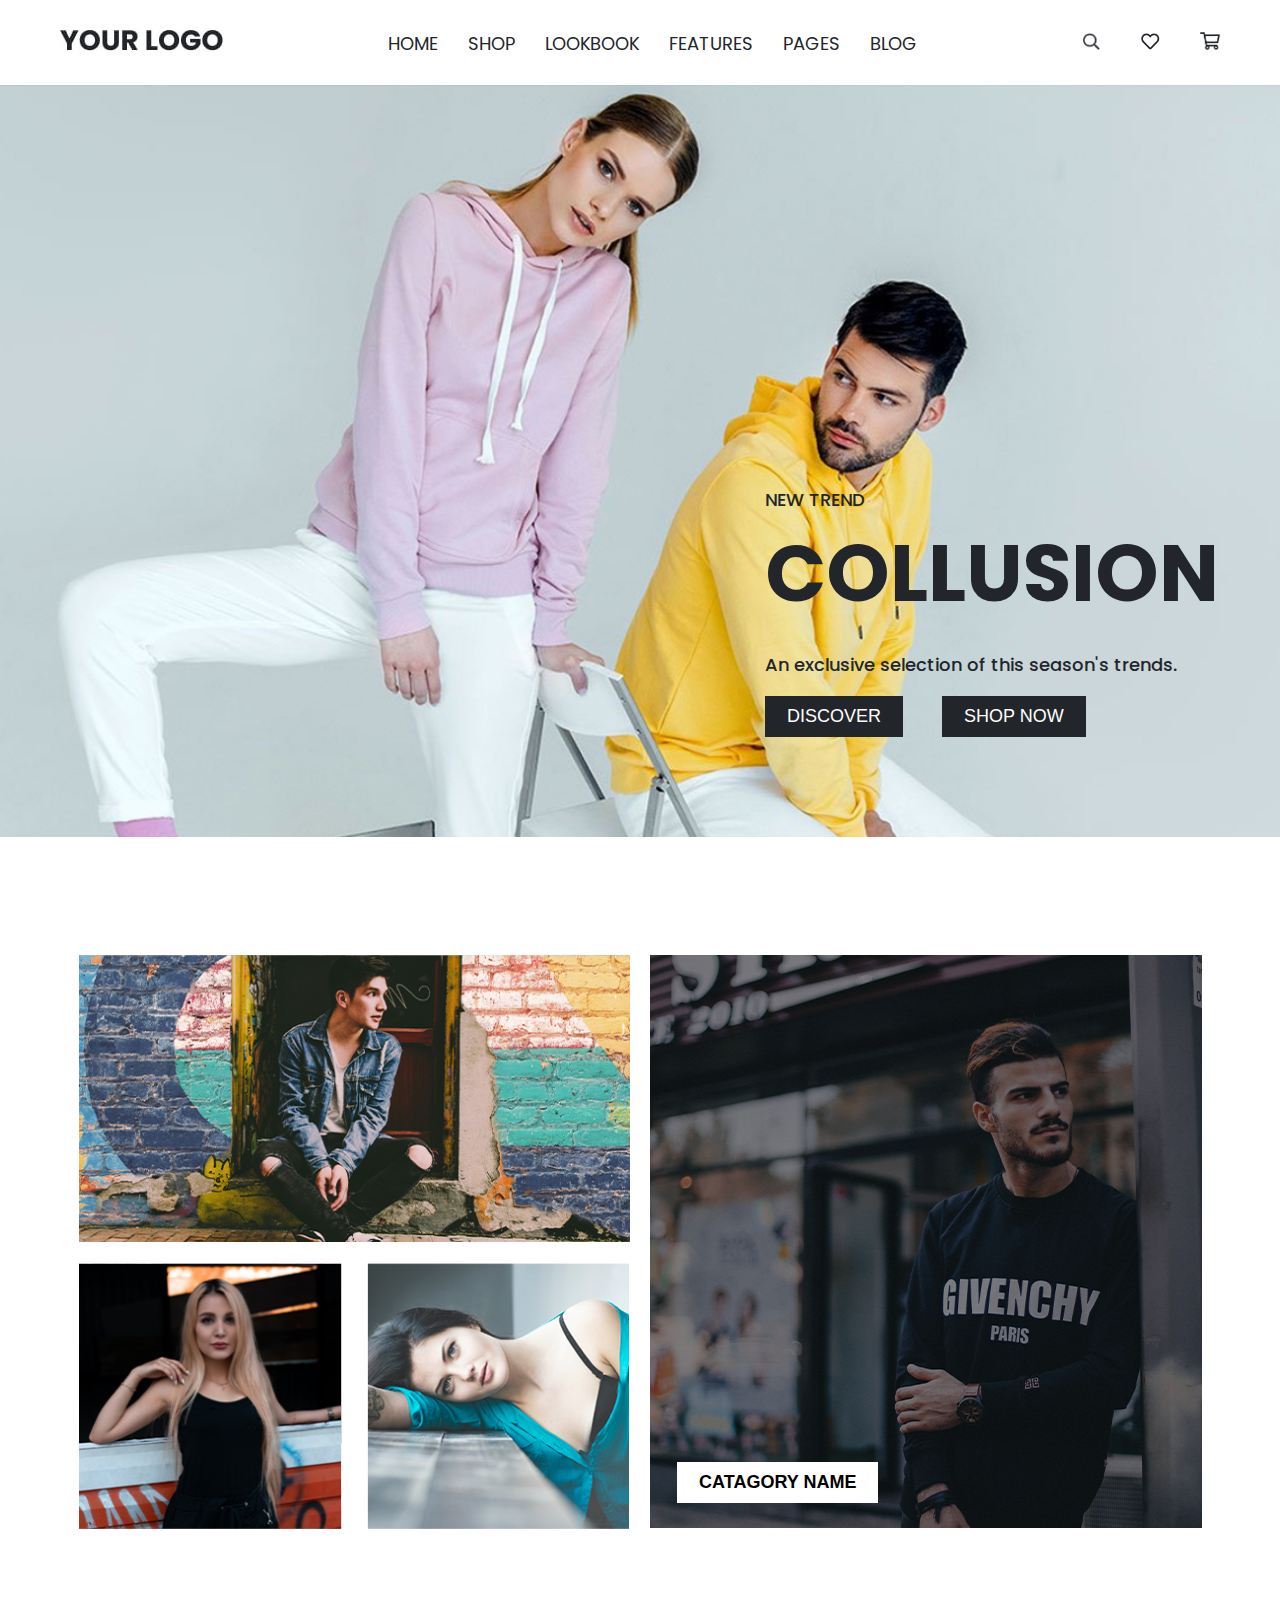
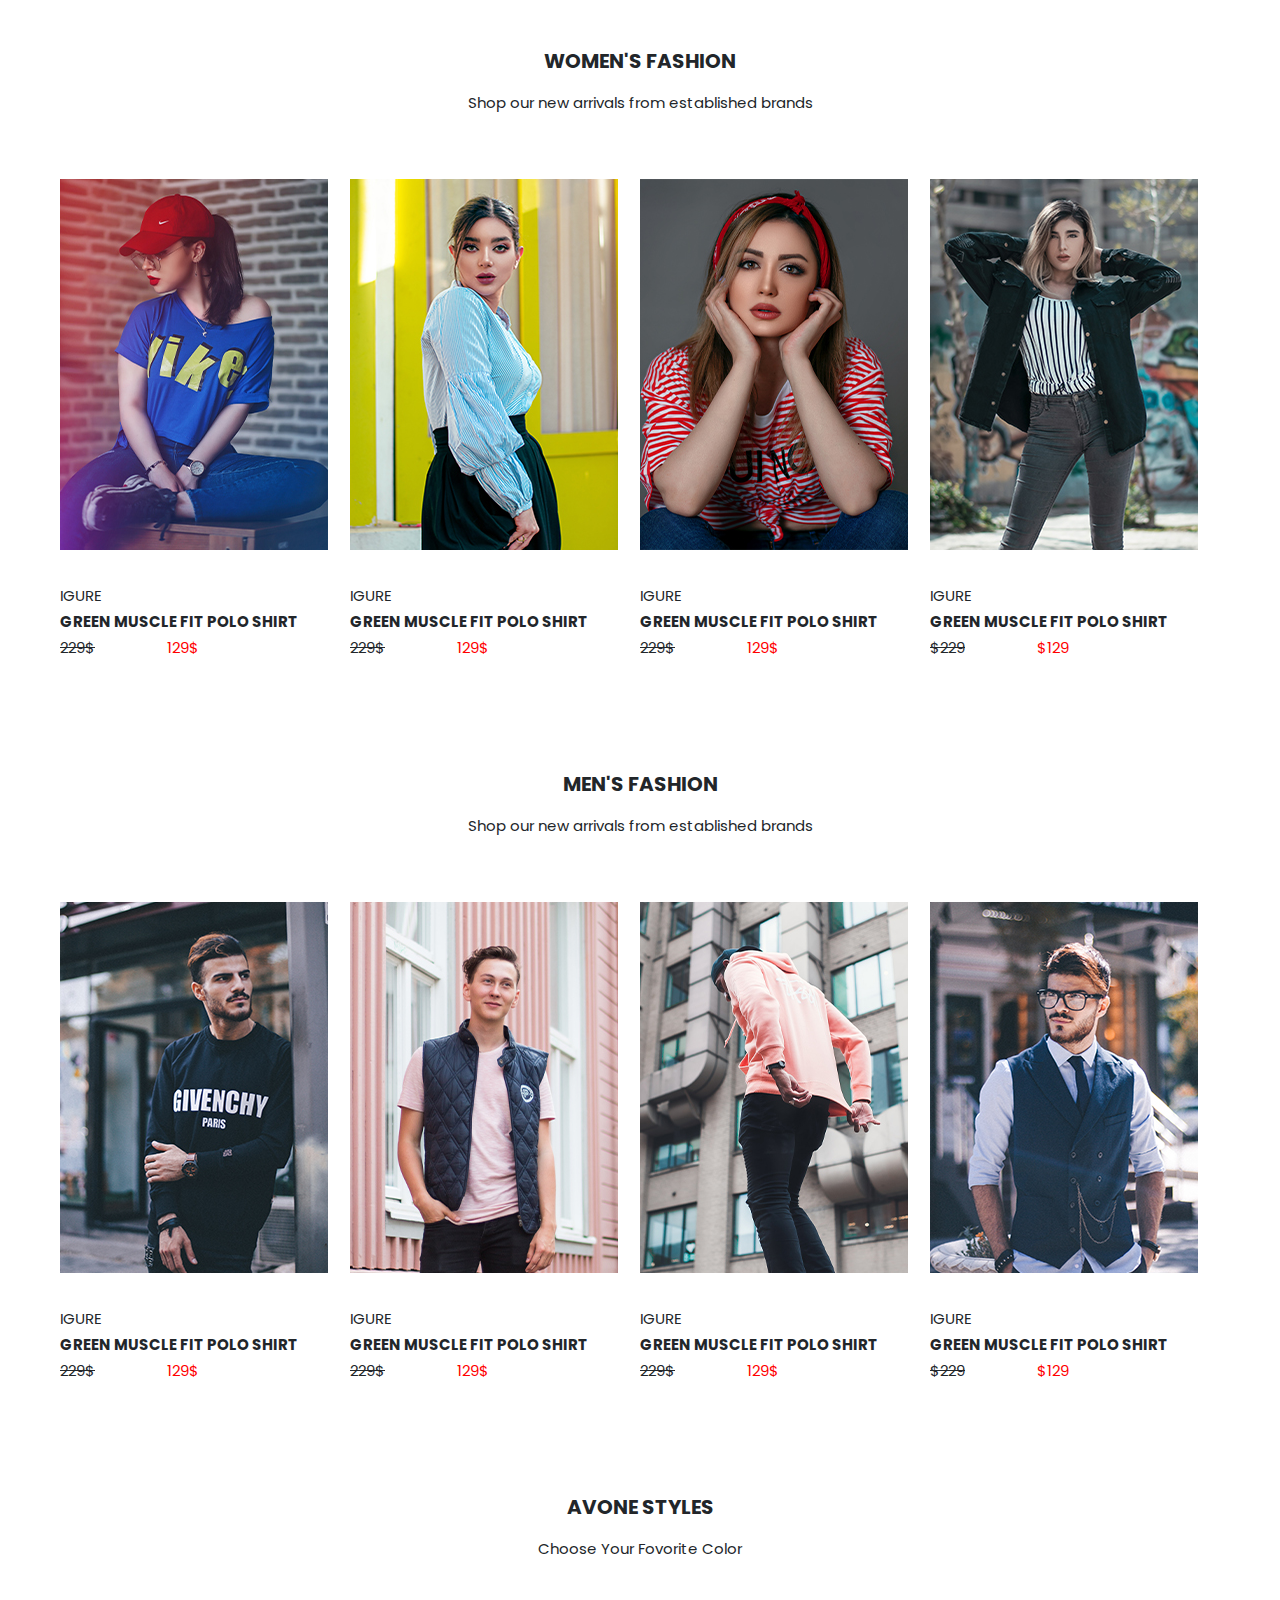
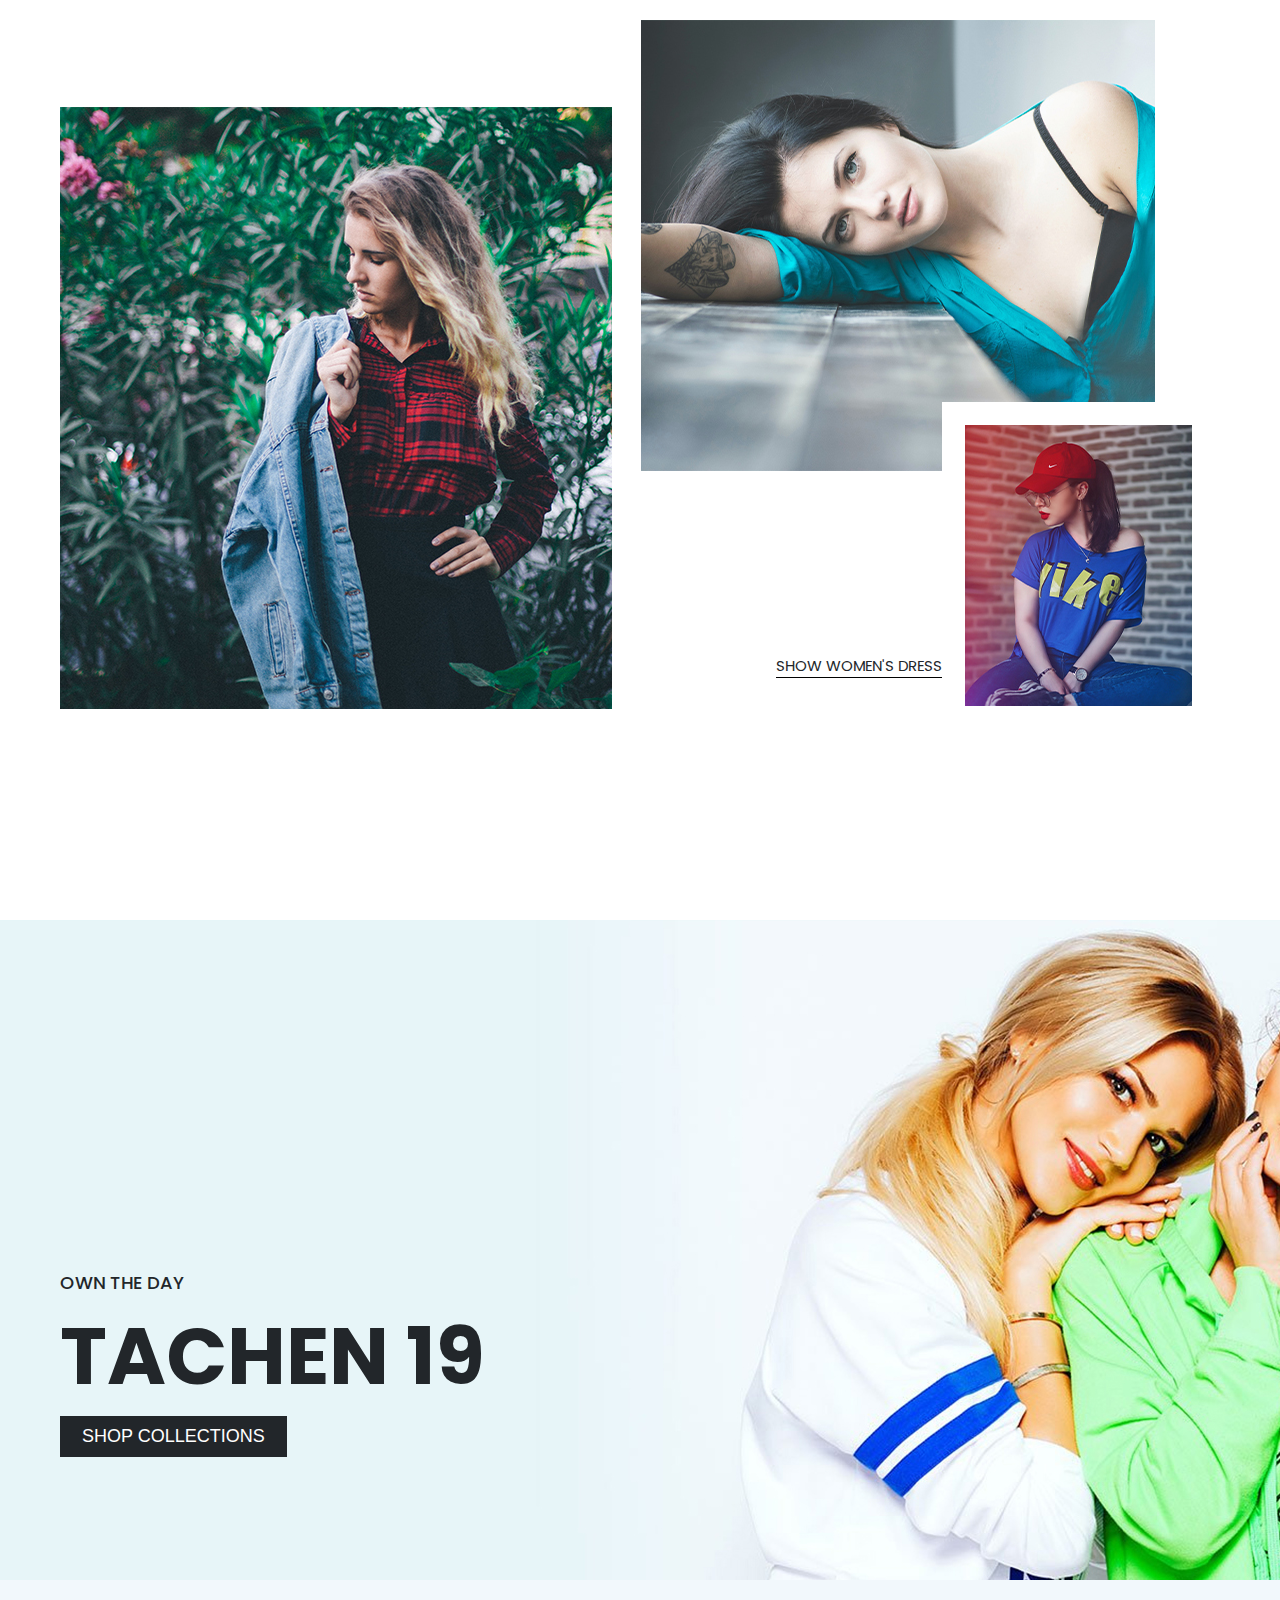
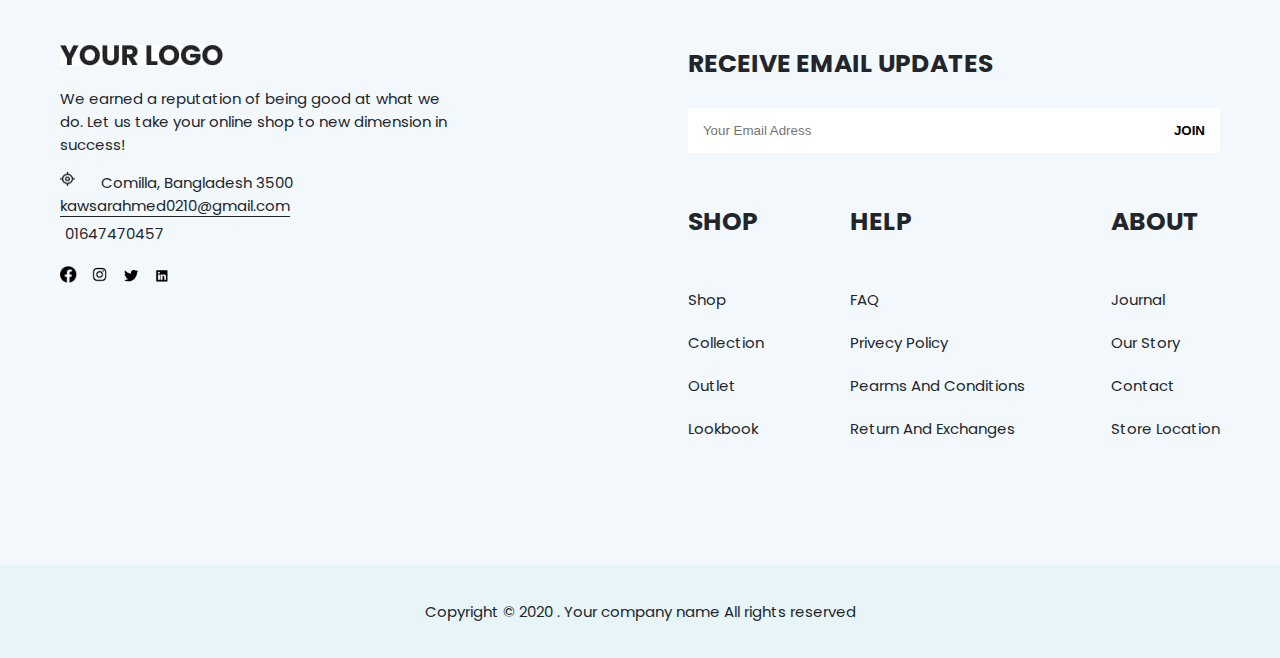
<file: home_work_9/index.html>
<!DOCTYPE html>
<html lang="en">

<head>
    <meta charset="UTF-8">
    <meta name="viewport" content="width=device-width, initial-scale=1.0">
    <link rel="stylesheet" href="style.css">
    <link rel="preconnect" href="https://fonts.googleapis.com">
    <link rel="preconnect" href="https://fonts.gstatic.com" crossorigin>
    <link
        href="https://fonts.googleapis.com/css2?family=Poppins:ital,wght@0,100;0,200;0,300;0,400;0,500;0,600;0,700;0,800;0,900;1,100;1,200;1,300;1,400;1,500;1,600;1,700;1,800;1,900&display=swap"
        rel="stylesheet">
    <title>Design</title>
</head>

<body>
    <header>
        <div class="container header-menu">
            <nav>
                <a href="#" class="logo"><img src="images/logo.jpg" alt="logo" height="21"></a>
                <div class="nav-menu">
                    <a href="#">home</a>
                    <a href="#">shop</a>
                    <a href="#">lookbook</a>
                    <a href="#">features</a>
                    <a href="#">pages</a>
                    <a href="#">blog</a>
                </div>
                <!-- menu -->
                <div class="user-panel">
                    <a href="#"><img src="images/search.png" alt="search" height="18"></a>
                    <a href="#"><img src="images/favorite.png" alt="favorite" height="18"></a>
                    <a href="#"><img src="images/basket.png" alt="cart" height="18"></a>
                </div>
            </nav>
        </div>
        <div class="container main-top">
            <div class="welcome">
                <span>new trend</span>
                <h1>collusion</h1>
                <p>An exclusive selection of this season's trends.</p>
                <div class="header-content-buttons">
                    <button>discover</button>
                    <button>shop now</button>
                </div>
            </div>
        </div>
    </header>

    <main>
        <section class="adv container">
            <div class="wrapper">
                <div>
                    <img src="images/2.svg" alt="banner">
                    <div>
                        <img src="images/3.svg" alt="banner">
                        <img src="images/4.png" alt="banner">
                    </div>
                </div>
                <div class="catagory-link">
                    <img src="images/Mask Group (2).png" alt="clothes">
                    <button>catagory name</button>
                </div>
            </div>
        </section>

        <section class="clothes-section container">
            <div>
                <div class="description">
                    <h3>women's fashion</h3>
                    <p>Shop our new arrivals from established brands</p>
                </div>
                <div class="items">
                    <div class="item">
                        <div>
                            <img src="images/8.png" alt="woman's cloth">
                        </div>
                        <div>
                            <span>igure</span>
                            <p>green muscle fit polo shirt</p>
                            <div class="price">
                                <div>229$</div>
                                <div>129$</div>
                            </div>
                        </div>
                    </div>
                    <div class="item">
                        <div>
                            <img src="images/9.png" alt="woman's cloth">
                        </div>
                        <div>
                            <span>igure</span>
                            <p>green muscle fit polo shirt</p>
                            <div class="price">
                                <div>229$</div>
                                <div>129$</div>
                            </div>
                        </div>
                    </div>
                    <div class="item">
                        <div>
                            <img src="images/6.png" alt="woman's cloth">
                        </div>
                        <div>
                            <span>igure</span>
                            <p>green muscle fit polo shirt</p>
                            <div class="price">
                                <div>229$</div>
                                <div>129$</div>
                            </div>
                        </div>
                    </div>
                    <div class="item">
                        <div>
                            <img src="images/7.png" alt="woman's cloth">
                        </div>
                        <div>
                            <span>igure</span>
                            <p>green muscle fit polo shirt</p>
                            <div class="price">
                                <div>$229</div>
                                <div>$129</div>
                            </div>
                        </div>
                    </div>
                </div>
            </div>
        </section>

        <section class="clothes-section container">
            <div>
                <div class="description">
                    <h3>men's fashion</h3>
                    <p>Shop our new arrivals from established brands</p>
                </div>
                <div class="items">
                    <div class="item">
                        <div>
                            <img src="images/10.png" alt="woman's cloth">
                        </div>
                        <div>
                            <span>igure</span>
                            <p>green muscle fit polo shirt</p>
                            <div class="price">
                                <div>229$</div>
                                <div>129$</div>
                            </div>
                        </div>
                    </div>
                    <div class="item">
                        <div>
                            <img src="images/11.png" alt="woman's cloth">
                        </div>
                        <div>
                            <span>igure</span>
                            <p>green muscle fit polo shirt</p>
                            <div class="price">
                                <div>229$</div>
                                <div>129$</div>
                            </div>
                        </div>
                    </div>
                    <div class="item">
                        <div>
                            <img src="images/12.png" alt="woman's cloth">
                        </div>
                        <div>
                            <span>igure</span>
                            <p>green muscle fit polo shirt</p>
                            <div class="price">
                                <div>229$</div>
                                <div>129$</div>
                            </div>
                        </div>
                    </div>
                    <div class="item">
                        <div>
                            <img src="images/13.png" alt="woman's cloth">
                        </div>
                        <div>
                            <span>igure</span>
                            <p>green muscle fit polo shirt</p>
                            <div class="price">
                                <div>$229</div>
                                <div>$129</div>
                            </div>
                        </div>
                    </div>
                </div>
            </div>
        </section>

        <section class="clothes-section container">
            <div>
                <div class="description">
                    <h3>avone styles</h3>
                    <p class="capitalaze">Choose your fovorite color</p>
                </div>
                <div class="block">
                    <div>
                        <div id="first"><img src="images/14.png" alt="clothes"></div>
                    </div>
                    <div>
                        <div><img src="images/15.png" alt="clothes"></div>
                        <div class="border-img">
                            <div><a href="#">show women's dress</a></div>
                            <div id="third"><img src="images/16.png" alt="clothes"></div>

                        </div>
                    </div>
                </div>
            </div>

        </section>
        <section>
            <div class="adv-content">
                <div class="container">
                    <span>own the day</span>
                    <h3>tachen 19</h3>
                    <div class="adv-content-buttons">
                        <button>shop collections</button>
                    </div>
                </div>
            </div>
        </section>

        <section class="about">
            <div class="info container">
                <div class="first-part">
                    <img src="images/logo.jpg" alt="logo">
                    <p>We earned a reputation of being good at what we do.
                        Let us take your online shop to new dimension in
                        success!</p>
                    <div class="address">
                        <img src="images/location.png" alt="location img" width="15" height="15">
                        <div>Comilla, Bangladesh 3500</div>
                    </div>
                    <div class="email">
                        <a href="#">kawsarahmed0210@gmail.com</a>
                    </div>
                    <div class="phone-number">
                        <a href="#">01647470457</a>
                    </div>
                    <div class="social-media">
                        <a href="#"><img src="images/facebook_icon.png" alt=""></a>
                        <a href="#"><img src="images/insta_icon.png" alt=""></a>
                        <a href="#"><img src="images/tweeter_icon.png" alt=""></a>
                        <a href="#"><img src="images/link_icon.png" alt=""></a>
                    </div>
                </div>
                <div class="second-part">
                    <h3>receive email updates</h3>
                    <form>
                        <input type="email" name="email" required id="email" placeholder="Your Email Adress"
                            pattern=".+@example\.com" size="30">
                        <input type="submit" value="JOIN">
                    </form>
                    <div class="info-list-items">
                        <div class="info-list-item">
                            <h3>shop</h3>
                            <ul>
                                <li><a href="#">shop</a></li>
                                <li><a href="#">collection</a></li>
                                <li><a href="#">outlet</a></li>
                                <li><a href="#">lookbook</a></li>
                            </ul>
                        </div>
                        <div class="info-list-item">
                            <h3>help</h3>
                            <ul>
                                <li><a href="#">FAQ</a></li>
                                <li><a href="#">privecy policy</a></li>
                                <li><a href="#">pearms and conditions</a></li>
                                <li><a href="#">return and exchanges</a></li>
                            </ul>
                        </div>
                        <div class="info-list-item">
                            <h3>about</h3>
                            <ul>
                                <li><a href="#">journal</a></li>
                                <li><a href="#">our story</a></li>
                                <li><a href="#">contact</a></li>
                                <li><a href="#">store location</a></li>
                            </ul>
                        </div>
                    </div>
                </div>
            </div>
        </section>
    </main>
    <footer>
        <div class="rights">
            <div>Copyright © 2020 . Your company name All rights reserved</div>
        </div>
    </footer>
</body>

</html>
</file>
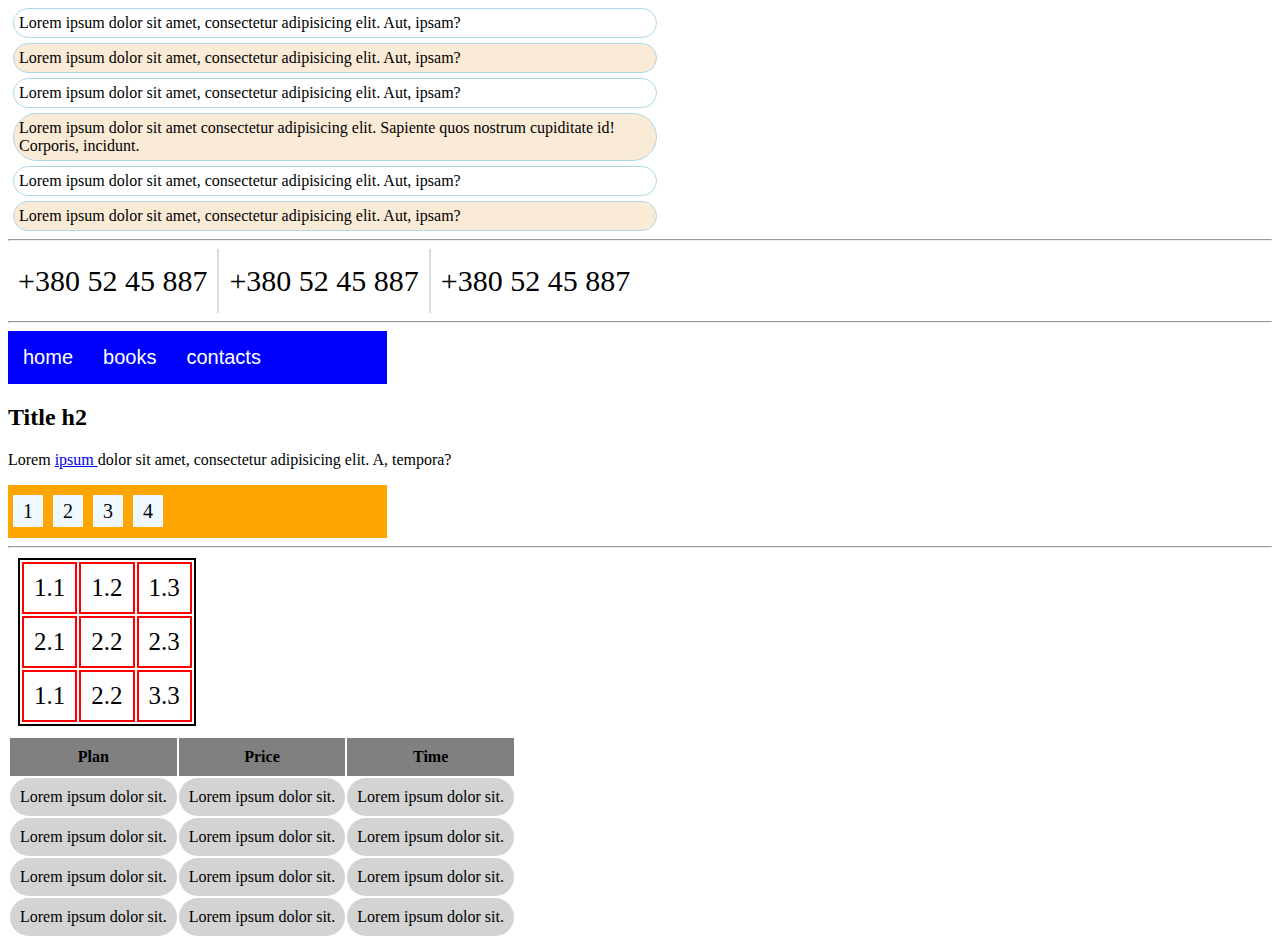
<file: home_work_5_selectors/selectors.html>
<!DOCTYPE html>
<html lang="en">

<head>
    <meta charset="UTF-8">
    <meta name="viewport" content="width=device-width, initial-scale=1.0">
    <link rel="stylesheet" href="selectors.css">
    <title>Home work selectors</title>
</head>

<body>
    <div class="task_1">
        <div>
            Lorem ipsum dolor sit amet, consectetur adipisicing elit. Aut, ipsam?
        </div>
        <div>
            Lorem ipsum dolor sit amet, consectetur adipisicing elit. Aut, ipsam?
        </div>
        <div>
            Lorem ipsum dolor sit amet, consectetur adipisicing elit. Aut, ipsam?
        </div>
        <div>
            Lorem ipsum dolor sit amet consectetur adipisicing elit. Sapiente quos nostrum cupiditate id! Corporis,
            incidunt.
        </div>
        <div>
            Lorem ipsum dolor sit amet, consectetur adipisicing elit. Aut, ipsam?
        </div>
        <div>
            Lorem ipsum dolor sit amet, consectetur adipisicing elit. Aut, ipsam?
        </div>
    </div>
    <hr>
    <div class="task_2">
        <div>
            <a href="#">+380 52 45 887</a>
        </div>
        <div>
            <a href="#">+380 52 45 887</a>
        </div>
        <div>
            <a href="#">+380 52 45 887</a>
        </div>
    </div>
    <hr>
    <div class="task_3">
        <div class="header">
            <div><a href="#">home</a></div>
            <div><a href="#">books</a></div>
            <div><a href="#">contacts</a></div>
        </div>
        <div class="content">
            <h2>Title h2</h2>
            <p>Lorem <a href="#">ipsum </a>dolor sit amet, consectetur adipisicing elit. A, tempora?</p>
        </div>
        <div class="footer">
            <div><a href="#">1</a></div>
            <div><a href="#">2</a></div>
            <div><a href="#">3</a></div>
            <div><a href="#">4</a></div>
        </div>
    </div>
    <hr>
    <div class="table">
        <table>
            <tr>
                <td>1.1</td>
                <td>1.2</td>
                <td>1.3</td>
            </tr>
            <tr>
                <td>2.1</td>
                <td>2.2</td>
                <td>2.3</td>
            </tr>
            <tr>
                <td>1.1</td>
                <td>2.2</td>
                <td>3.3</td>
            </tr>
        </table>
    </div>
    <div class="table_2">
        <table>
            <thead>
                <tr>
                    <th>Plan</th>
                    <th>Price</th>
                    <th>Time</th>
                </tr>
            </thead>
            <tbody id="table">
                <tr>
                    <td>Lorem ipsum dolor sit.</td>
                    <td>Lorem ipsum dolor sit.</td>
                    <td>Lorem ipsum dolor sit.</td>
                </tr>
                <tr>
                    <td>Lorem ipsum dolor sit.</td>
                    <td>Lorem ipsum dolor sit.</td>
                    <td>Lorem ipsum dolor sit.</td>
                </tr>
                <tr>
                    <td>Lorem ipsum dolor sit.</td>
                    <td>Lorem ipsum dolor sit.</td>
                    <td>Lorem ipsum dolor sit.</td>
                </tr>
                <tr>
                    <td>Lorem ipsum dolor sit.</td>
                    <td>Lorem ipsum dolor sit.</td>
                    <td>Lorem ipsum dolor sit.</td>
                </tr>
            </tbody>
        </table>
    </div>
</body>

</html>
</file>
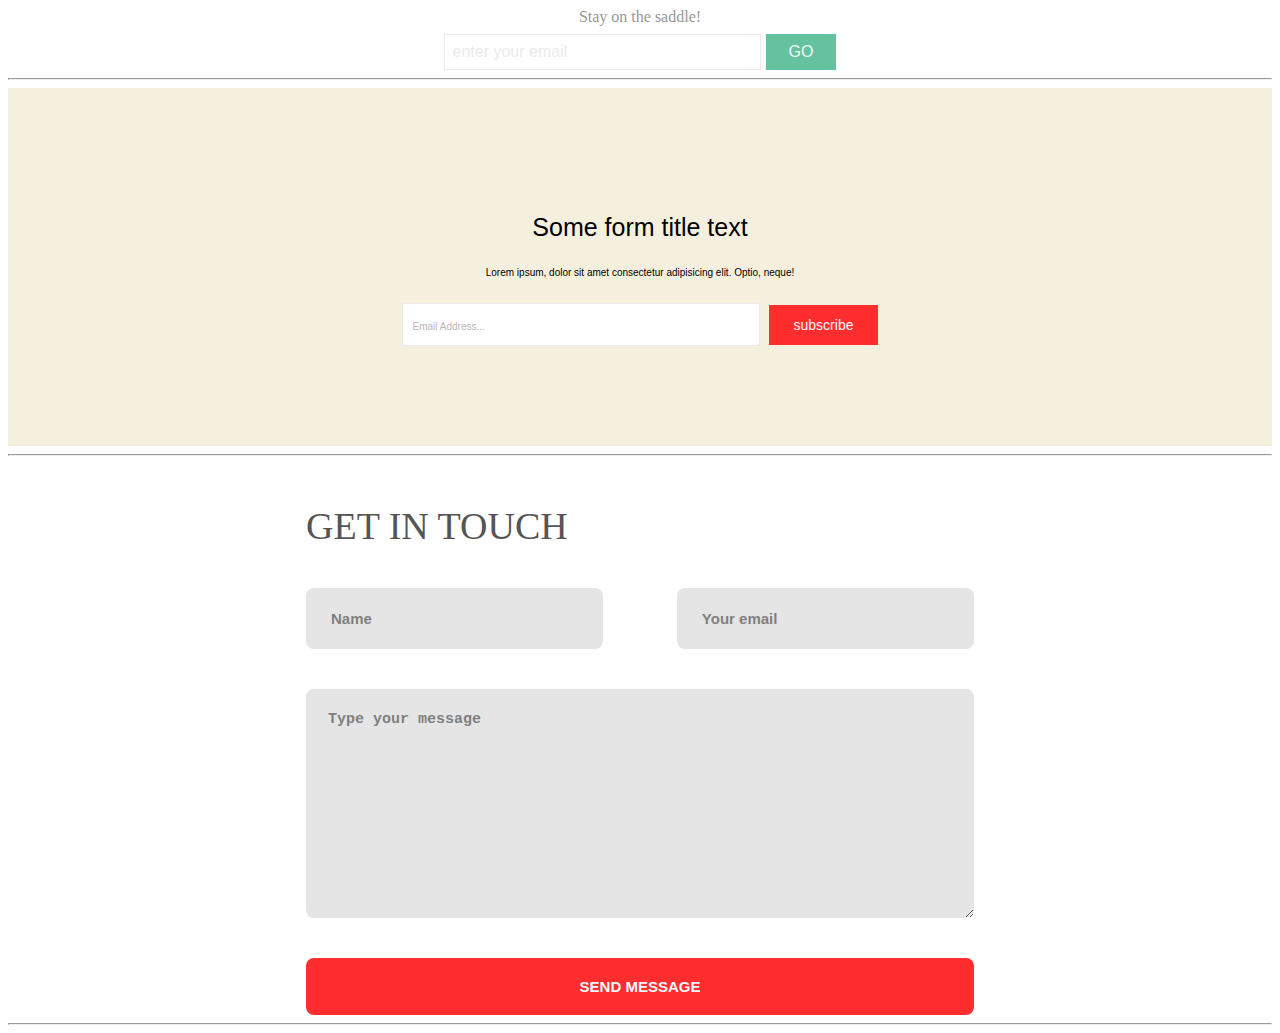
<file: home_work_7_forms/forms.html>
<!DOCTYPE html>
<html lang="en">

<head>
    <meta charset="UTF-8">
    <meta name="viewport" content="width=device-width, initial-scale=1.0">
    <link rel="stylesheet" href="forms.css">
    <title>Document</title>
</head>

<body>
    <div class="task_1">
        <form action="forms.html" method="post">
            <label for="email">Stay on the saddle!</label>
            <div class="input-row">
                <input type="email" name="email" required id="email" placeholder="enter your email"
                    pattern=".+@example\.com" size="30">
                <input type="submit" value="GO">
            </div>
        </form>
        <hr>
    </div>
    <div class="task_2">
        <form id="form_2" name="form_2" action="#" method="post">
            <label>Some form title text</label>
            <p>Lorem ipsum, dolor sit amet consectetur adipisicing elit. Optio, neque!</p>
            <div class="input-row_2">
                <input type="email" name="email" required id="email" placeholder="Email Address..."
                    pattern=".+@example\.com" size="30">
                <input type="submit" value="subscribe">
            </div>
        </form>
    </div>
    <hr>
    <div class="task_3">
        <form id="form_3" name="form_3" action="#" method="post">
            <label>GET IN TOUCH</label>
            <div class="inputs">
                <div class="input-row_3">
                    <input type="text" name="text" required id="name" placeholder="Name" min="3" max="20">
                    <input type="email" name="email" required id="email" placeholder="Your email"
                        pattern=".+@example\.com" size="30">
                </div>
                <textarea name="" id="" rows="15" cols="50" placeholder="Type your message"></textarea>
                <input type="submit" value="SEND MESSAGE">
            </div>
        </form>
    </div>
    <hr>
</body>

</html>
</file>
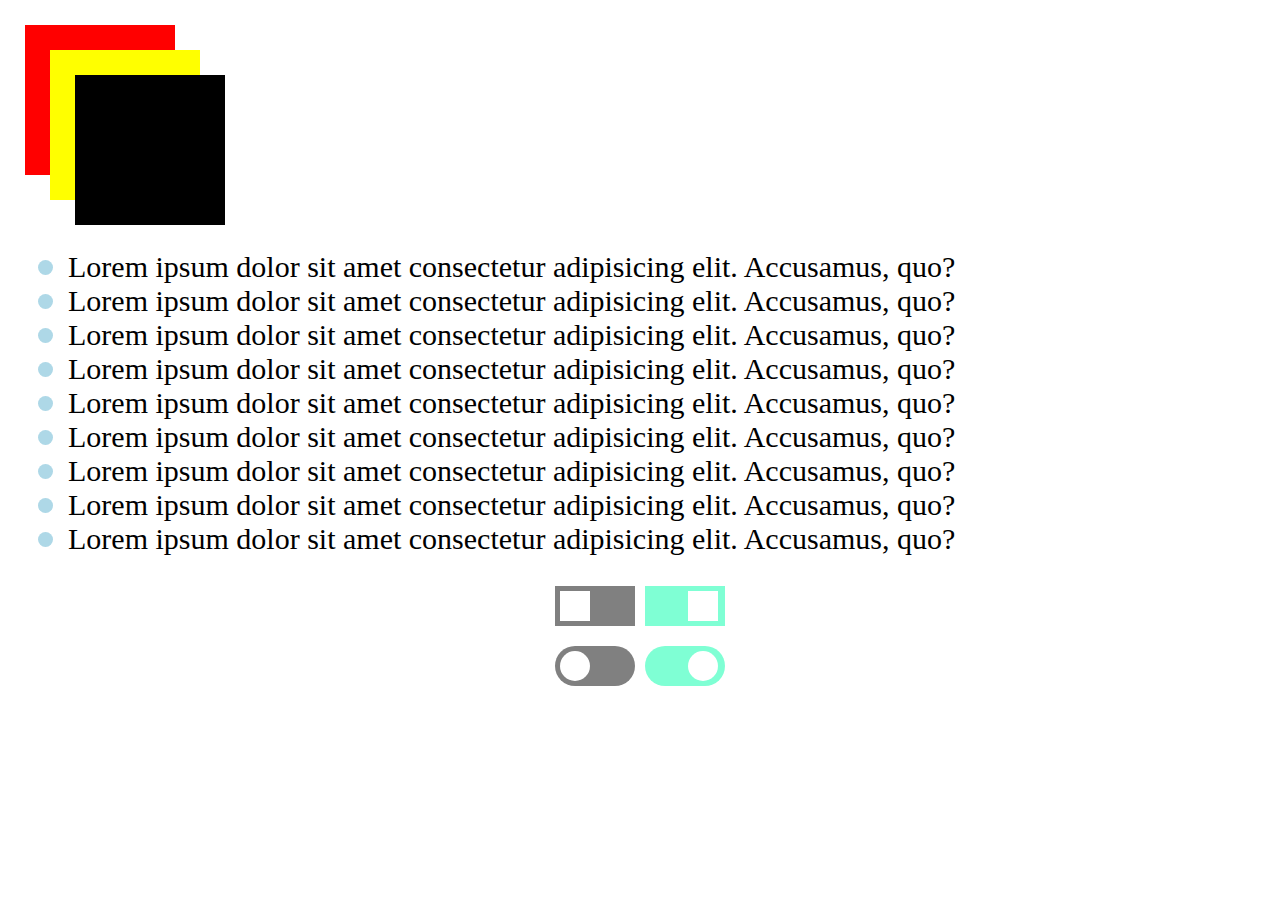
<file: home_work_8/home_work_8._position.html>
<!DOCTYPE html>
<html lang="en">

<head>
    <meta charset="UTF-8">
    <meta name="viewport" content="width=device-width, initial-scale=1.0">
    <link rel="stylesheet" href="home_work_8_position.css">
    <title>Position</title>
</head>

<body>

    <div class="task_3">
        <div class="first_sq"></div>
        <div class="second_sq"></div>
        <div class="third_sq"></div>
    </div>
    <div class="task_2">
        <ul>
            <li>Lorem ipsum dolor sit amet consectetur adipisicing elit. Accusamus, quo?</li>
            <li>Lorem ipsum dolor sit amet consectetur adipisicing elit. Accusamus, quo?</li>
            <li>Lorem ipsum dolor sit amet consectetur adipisicing elit. Accusamus, quo?</li>
            <li>Lorem ipsum dolor sit amet consectetur adipisicing elit. Accusamus, quo?</li>
            <li>Lorem ipsum dolor sit amet consectetur adipisicing elit. Accusamus, quo?</li>
            <li>Lorem ipsum dolor sit amet consectetur adipisicing elit. Accusamus, quo?</li>
            <li>Lorem ipsum dolor sit amet consectetur adipisicing elit. Accusamus, quo?</li>
            <li>Lorem ipsum dolor sit amet consectetur adipisicing elit. Accusamus, quo?</li>
            <li>Lorem ipsum dolor sit amet consectetur adipisicing elit. Accusamus, quo?</li>

        </ul>
    </div>
    <div class="task_1">
        <div>
            <div class="radio_1">
                <div></div>
            </div>
            <div class="radio_2">
                <div></div>
            </div>
        </div>
        <div>
            <div class="radio_3">
                <div></div>
            </div>
            <div class="radio_4">
                <div></div>
            </div>
        </div>


    </div>
</body>

</html>
</file>
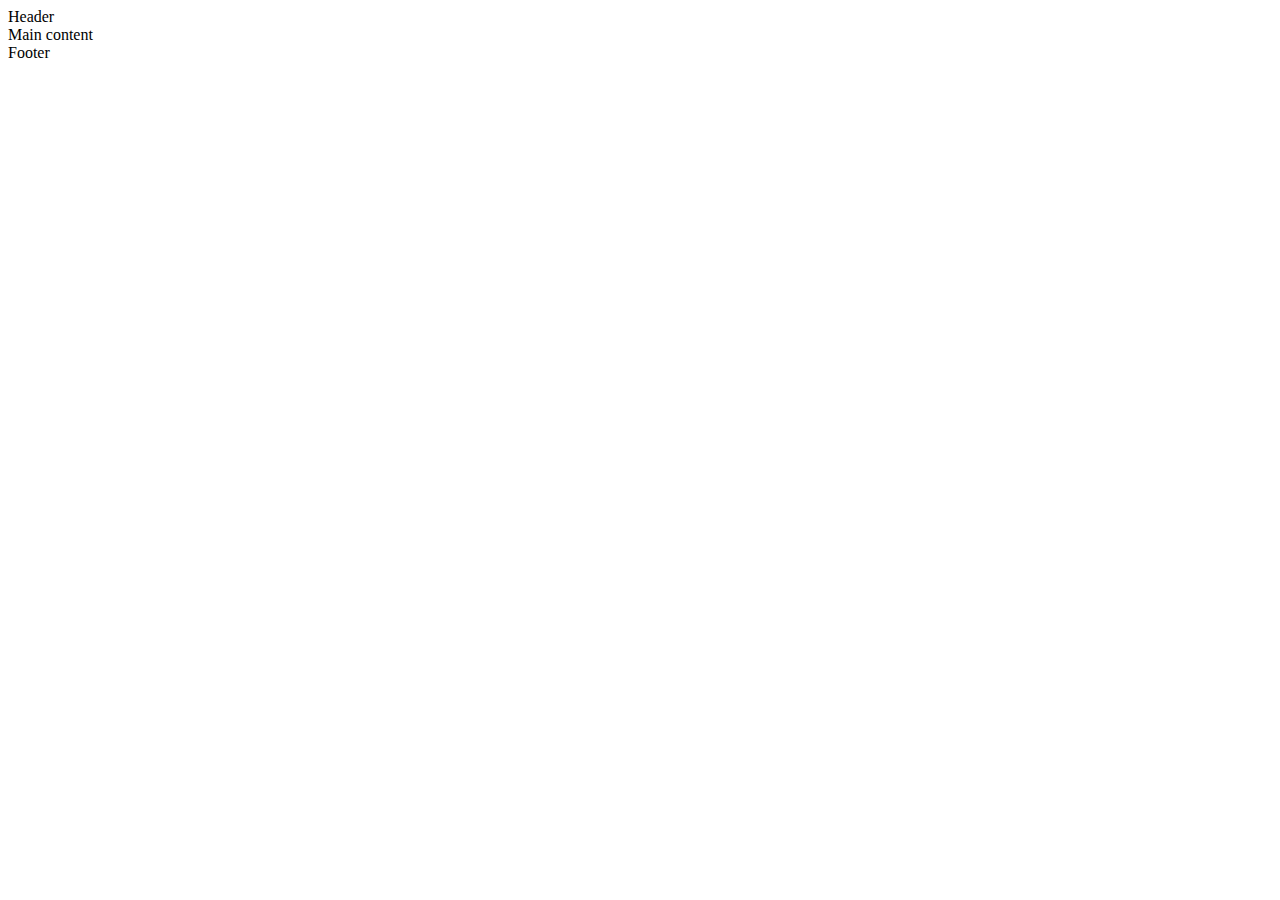
<file: home_work_6/folder 6 hw/hw_6_1.html>
<!DOCTYPE html>
<html lang="en">

<head>
    <meta charset="UTF-8">
    <meta name="viewport" content="width=device-width, initial-scale=1.0">
    <title>Semantic</title>
</head>

<body>
    <header>
        <div>Header</div>
    </header>
    <main>
        <div>Main content</div>
    </main>
    <footer>
        <div>Footer</div>
    </footer>
</body>

</html>
</file>
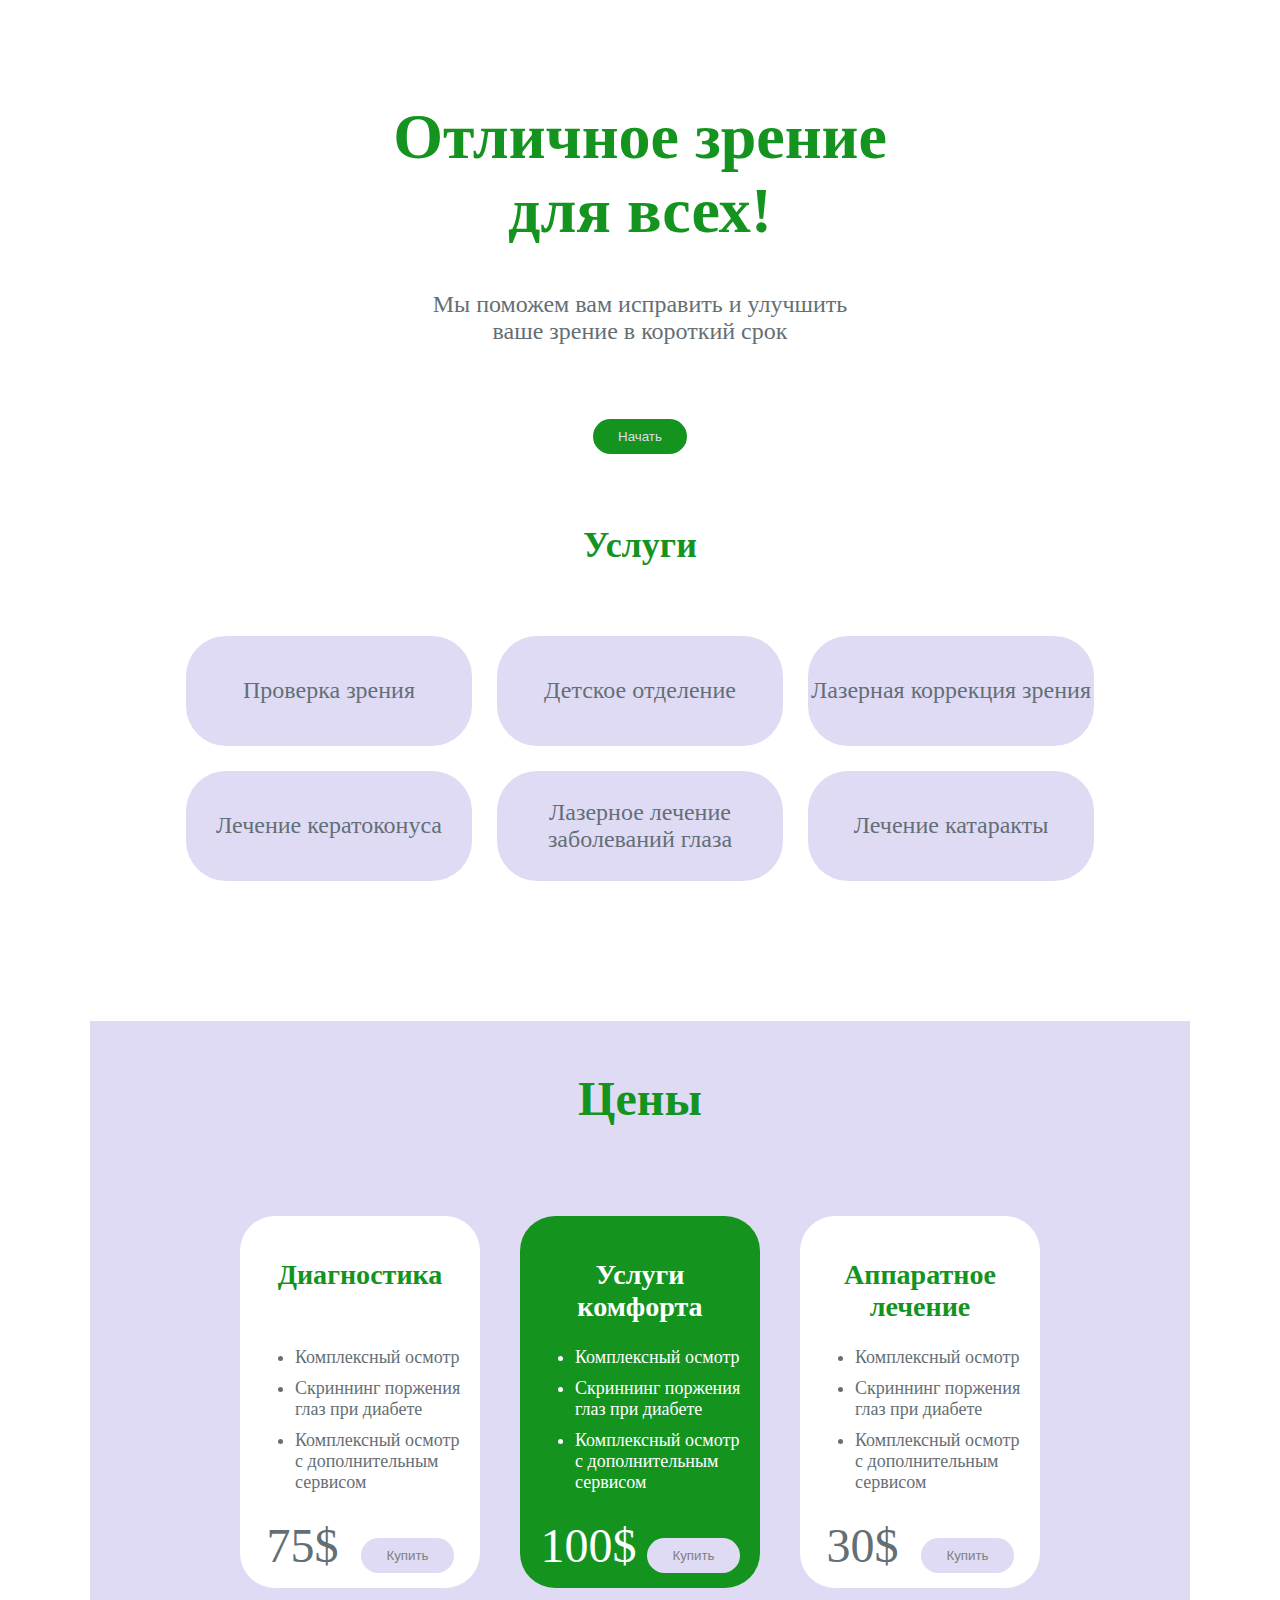
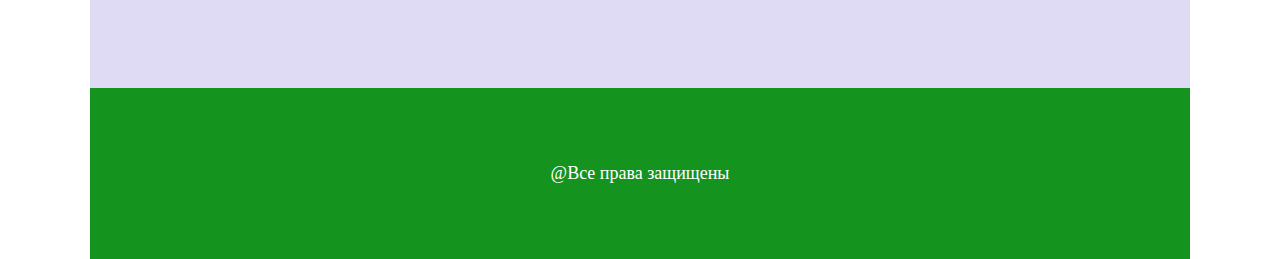
<file: home_work_6/folder 6 hw/hw_6_3.html>
<!DOCTYPE html>
<html lang="en">

<head>
    <meta charset="UTF-8">
    <meta name="viewport" content="width=device-width, initial-scale=1.0">
    <link rel="stylesheet" href="hw_6_3.css">
    <title>Semantic</title>
</head>

<body>
    <div class="wrapper">
        <header>
            <div>
                <h1>Отличное зрение для всех!</h1>
                <p>Мы поможем вам исправить и улучшить <br> ваше зрение в короткий срок</p>
                <button class="green-button">Начать</button>
            </div>
            <nav>
                <h2>Услуги</h2>
                <div class="nav-list">
                    <div>
                        <a href="#">Проверка зрения</a>
                    </div>
                    <div>
                        <a href="#">Детское отделение</a>
                    </div>
                    <div>
                        <a href="#">Лазерная коррекция зрения</a>
                    </div>
                    <div>
                        <a href="#">Лечение кератоконуса</a>
                    </div>
                    <div>
                        <a href="#">Лазерное лечение заболеваний глаза</a>
                    </div>
                    <div>
                        <a href="#">Лечение катаракты</a>
                    </div>
                </div>
            </nav>
        </header>
        <main>
            <div class="content">
                <h2>Цены</h2>
                <div class="blocks">
                    <div class="block">
                        <h3>Диагностика</h3>
                        <ul>
                            <li>Комплексный осмотр</li>
                            <li>Скриннинг поржения глаз при диабете </li>
                            <li>Комплексный осмотр с дополнительным сервисом</li>
                        </ul>
                        <div class="price">
                            <div>75$</div>
                            <div><button class="white-button">Купить</button></div>
                        </div>
                    </div>
                    <div class="block green-block">
                        <h3>Услуги комфорта</h3>
                        <ul>
                            <li>Комплексный осмотр</li>
                            <li>Скриннинг поржения глаз при диабете </li>
                            <li>Комплексный осмотр с дополнительным сервисом</li>
                        </ul>
                        <div class="price">
                            <div>100$</div>
                            <div><button class="white-button">Купить</button></div>
                        </div>
                    </div>
                    <div class="block">
                        <h3>Аппаратное лечение</h3>
                        <ul>
                            <li>Комплексный осмотр</li>
                            <li>Скриннинг поржения глаз при диабете </li>
                            <li>Комплексный осмотр с дополнительным сервисом</li>
                        </ul>
                        <div class="price">
                            <div>30$</div>
                            <div><button class="white-button">Купить</button></div>
                        </div>
                    </div>
                </div>
            </div>
        </main>
        <footer>
            <div>@Все права защищены</div>
        </footer>
    </div>
</body>

</html>
</file>
<file: home_work_9/style.css>
* {
    box-sizing: border-box;
}

body {
    font-family: 'Poppins', sans-serif;
    font-size: 15px;
    color: #22262A;
    margin: 0 auto;
}

.container {
    width: 1160px;
    margin: 0 auto;

}

/* COMMON STYLES END */

.header-menu {
    padding: 20px 0;
    user-select: none;
}

nav {
    display: flex;
    justify-content: space-between;
}

.logo {
    padding: 10px 0;
}

.nav-menu {
    display: flex;
    align-items: center;
}

.nav-menu a {
    text-decoration: none;
    text-transform: uppercase;
    color: #22262A;
    font-size: 18px;
    padding: 0 15px;
}

.user-panel {
    display: flex;
    align-items: center;
    gap: 40px;

}

/* HEADER STYLES STARTS */

header {
    background-image: url('images/1\ 1.jpg');
    background-position: 0 85px;
    background-repeat: no-repeat;
    background-size: cover;
    padding-bottom: 100px;
}

.welcome {
    width: 455px;
}

.main-top {
    height: 650px;
    display: flex;
    justify-content: end;
    align-items: end;

}

.welcome span,
.adv-content span {
    font-size: 18px;
    font-weight: 500;
    text-transform: uppercase;
}

.welcome h1,
.adv-content h3 {
    font-size: 80px;
    text-transform: uppercase;
    margin: 0;
}

.welcome p {
    font-size: 18px;
    font-weight: 500;
}


button {
    font-size: 18px;
    font-weight: 500;
    text-transform: uppercase;
    padding: 10px 22px;
    color: #fff;
    border: none;
    background-color: #22262A;
    margin-right: 35px;
}


button:hover,
button:focus {
    cursor: pointer;
    background-color: #E7F5F8;
    color: black
}




/* FNISHED HEADER */

/* MAIN CONTENT PART */

.wrapper {
    display: flex;
    justify-content: center;
    align-items: center;
    gap: 20px;
    margin: 115px 0;
}

.wrapper div>div:nth-child(2) {
    display: flex;
    justify-content: space-between;
    padding-top: 15px;
}

.catagory-link {
    position: relative;
    display: flex;
    align-items: center;
}

.catagory-link img {
    filter: brightness(50%);
}

.catagory-link button {
    position: absolute;
    left: 5%;
    top: 88%;
    text-align: center;
    text-transform: uppercase;
    font-weight: bold;
    border: none;
    background: white;
    color: black;
}


/*SECTION STARTS */


.description {
    text-align: center;
}

.description h3,
.info-list-item h3 {
    font-size: 20px;
    text-transform: uppercase;
    margin-bottom: 15px;
}

.items {
    display: flex;
    gap: 22px;
    margin: 65px 0 110px 0;
}

.item {
    font-size: 15px;
    text-transform: uppercase;
}

.item img {
    margin-bottom: 28px;
}

.item p {
    font-weight: bold;
    margin: 3px 0;
}

.price {
    width: 52%;
    display: flex;
    justify-content: space-between;

}

.price div:nth-child(1) {
    text-decoration: line-through;
}

.price div:nth-child(2) {
    color: red;

}

/*SECTION STARTS */

.capitalaze {
    text-transform: capitalize;
}

.block {
    display: flex;
    gap: 29px;
    margin-top: 60px;
    margin-bottom: 100px;
}

.block #first {
    margin-top: 87px;
}

.block #third {
    margin: -75px -60px 0 0;
    border: 23px solid #fff;
}

.border-img {
    display: flex;
    justify-content: flex-end;
    align-items: center;
}

.border-img a {
    display: block;
    margin-top: 120px;
    text-transform: uppercase;
    color: #22262A;
    text-decoration: none;
    border-bottom: 1px solid black;

}

/*SECTION STARTS */

.adv-content {
    background-image: url("images/17.png");
    background-position: 0 85px;
    background-repeat: no-repeat;
    background-size: cover;

}

.adv-content>div {
    padding-top: 434px;
    padding-bottom: 123px;
}

/*SECTION STARTS */

.about {
    background-color: #F2F8FC;
}

.info {
    padding-top: 65px;

    display: flex;
    align-items: start;
    justify-content: space-between;
}

.first-part {
    width: 35%;
}

.address {
    display: flex;
    gap: 26px;
    margin-bottom: 25px 0 15px 0
}

.email a {
    color: #22262A;
    text-decoration: none;
    border-bottom: 1px solid #22262A;
}

.phone-number a {
    display: block;
    text-decoration: none;
    color: #22262A;
    padding: 5px;
}

.social-media img {
    width: 17px;
    margin-right: 10px;
}

.social-media {
    margin-top: 15px;
}

.second-part h3 {
    font-size: 25px;
    text-transform: uppercase;
    margin: 0 0 25px 0;
}

.second-part input {
    padding: 15px;
    background-color: white;
    border: none;
}

input[type="email"] {
    width: 471px;
}

input[type="submit"] {
    margin-left: -4px;
    font-weight: bold;
}

.info-list-items {
    display: flex;
    justify-content: space-between;

    margin: 50px 0 110px 0;
}

.info-list-item ul {
    list-style: none;
    text-transform: capitalize;
    padding-left: 0;

}

.info-list-item ul li {
    padding-top: 20px;
}

.info-list-item h3 {
    margin-bottom: 27px;
    text-align: start;
}

.info-list-item ul li a {
    text-decoration: none;
    color: #22262A;
}
/* FOOTER STARTS */
.rights {
    background-color: #E7F5F8;
    padding: 35px;
    text-align: center;
}
</file>
<file: home_work_5_selectors/selectors.css>
.task_1>div {
    border: 1px solid lightblue;
    border-radius: 30px;
    width: 50%;
    padding: 5px;
    margin: 5px;
}

.task_1>div:nth-child(even) {
    background-color: antiquewhite;
}

.task_2 {
    display: flex;
    align-items: center;
}

.task_2 a {
    text-decoration: none;
    color: #000;
    font-size: 30px;
    padding: 10px;
}

.task_2 div:nth-child(2) {
    border-left: 2px solid gainsboro;
    border-right: 2px solid gainsboro;
    padding: 15px 0;
}

.task_3 {
    justify-content: center;
}

.task_3 .header {
    display: flex;
    align-items: center;

    width: 30%;
    background-color: blue;

}

.task_3 .header a {
    text-decoration: none;
    font-size: 20px;
    font-family: Arial, Helvetica, sans-serif;
    color: #fff;
}

.task_3 .header div {
    padding: 15px;
}

.task_3 .header div:hover,
.task_3 .header div:focus {
    background-color: aqua;
}

.task_3 .footer {
    display: flex;

    width: 30%;
    background-color: orange;

}

.task_3 .footer a {
    text-decoration: none;
    font-size: 20px;
    padding: 5px 10px;
    color: #000;
    background-color: aliceblue;
}

.task_3 .footer div {
    padding: 15px 5px;
}

.task_3 .footer a:hover,
.task_3 .footer a:focus {
    background-color: yellowgreen;
}

.table table {
    border: 2px solid #000;
    font-size: 25px;
    margin: 10px;

}

.table td {
    border: 2px solid red;
    padding: 10px;
}

thead {
    background-color: gray;
}

#table td {
    background-color: lightgray;
    border-radius: 50px;
}

#table td,
.table_2 th {
    padding: 10px;
}
</file>
<file: home_work_7_forms/forms.css>
.task_1 form {
    text-align: center;
    color: rgb(151, 151, 151);
}

.task_1 label {
    display: block;
    margin-bottom: 8px;
    text-align: center;
}

.input-row {
    display: flex;
    align-items: center;
    justify-content: center;
}

.input-row input[type="email"] {
    padding: 8px;
    font-size: 16px;
    margin-right: 5px;
    border: 1px solid rgb(235, 235, 235);

}

.input-row input[type="email"]::placeholder {
    color: rgb(235, 235, 235);
}


.input-row input[type="submit"] {
    padding: 9px 23px;
    font-size: 16px;
    cursor: pointer;
    background-color: rgb(100, 194, 158);
    border: none;
    color: aliceblue;

}

.task_2 {
    background-color: rgb(245, 240, 221);
    padding: 100px;
}

#form_2>label,
#form_2>p {
    display: block;
    text-align: center;
    font-family: 'Lucida Sans', 'Lucida Sans Regular', 'Lucida Grande', 'Lucida Sans Unicode', Geneva, Verdana, sans-serif;
    margin: 25px;

}

.input-row_2 {
    text-align: center;
}

.input-row_2 input[type="email"]::placeholder {
    font-size: 10px;
    color: rgb(186, 182, 182);

}

.input-row_2 input[type="email"] {
    padding: 10px;
    font-size: 18px;
    margin-right: 5px;
    border: 1px solid rgb(235, 235, 235);

}

.input-row_2 input[type="submit"] {
    padding: 12px 25px;
    font-size: 14px;
    cursor: pointer;
    background-color: rgb(255, 45, 46);
    border: none;
    color: aliceblue;

}

.input-row_2 input[type="submit"]:hover,
.input-row_2 input[type="submit"]:focus,
.inputs input[type="submit"]:hover,
.inputs input[type="submit"]:focus,
.input-row input[type="submit"]:hover,
.input-row input[type="submit"]:focus {
    background-color: black;
}

#form_2>label {
    font-size: 25px;
}

#form_2>p {
    font-size: 10px;
}

.task_3 {
    display: flex;
    margin: auto;
    justify-content: center;

}

.inputs {
    display: flex;
    flex-direction: column;
}

.input-row_3 input[type="text"] {
    padding: 20px 25px;
    font-size: 18px;
    border: none;
    border-radius: 8px;
    background-color: rgb(229, 229, 229);
    width: 37%;

}

.input-row_3 input[type="email"]::placeholder,
.input-row_3 input[type="text"]::placeholder,
textarea::placeholder {
    font-size: 15px;
    color: rgb(85, 85, 85);
    opacity: 70%;
    font-weight: bold;

}

textarea::placeholder {
    padding: 20px;
}

.input-row_3 input[type="email"] {
    padding: 20px 25px;
    font-size: 18px;
    border: none;
    border-radius: 8px;
    background-color: rgb(229, 229, 229);
    width: 37%;

}

.input-row_3 {
    display: flex;
    justify-content: space-between;

    margin-bottom: 40px;
}

textarea {
    border: none;
    border-radius: 8px;
    background-color: rgb(229, 229, 229);
    margin-bottom: 40px;

}

.inputs input[type="submit"] {
    padding: 20px 25px;
    font-size: 15px;
    cursor: pointer;
    background-color: rgb(255, 45, 46);
    color: aliceblue;
    border: none;
    border-radius: 8px;
    font-weight: bold;

}

.task_3 label {
    display: block;
    font-size: 38px;
    color: rgb(85, 85, 85);
    margin: 40px 0;
}
</file>
<file: home_work_8/home_work_8_position.css>
.task_3 div {
    width: 150px;
    height: 150px;
    position: absolute;
}

.task_3 .first_sq {
    top: 25px;
    left: 25px;
    background-color: red;
    z-index: 1;
}

.task_3 .second_sq {
    top: 50px;
    left: 50px;
    background-color: yellow;
    z-index: 2;
}

.task_3 .third_sq {
    background-color: black;
    top: 75px;
    left: 75px;
    z-index: 3;

}

.task_2 {
    margin-top: 250px;
}

.task_2 ul {
    list-style: none;
    font-size: 30px;
}

ul li {
    padding: 0 20px;
    position: relative;
}

ul li::before {
    content: " ";
    font-weight: bold;
    position: absolute;
    width: 15px;
    height: 15px;
    border-radius: 50%;
    background-color: rgb(174, 216, 231);
    left: -10px;
    top: 30%;
}
.task_1{
    display:flex;
    flex-direction: row-reverse;
    justify-content: center;
    gap: 10px;
}
.radio_1 {
    width: 80px;
    height: 40px;
    background-color: aquamarine;
    position: relative;
    margin-bottom: 20px;
}

.radio_1>div:nth-child(1):before {
    content: "";
    position: absolute;
    background-color: #fff;
    width: 30px;
    height: 30px;
    top: 5px;
    left: 43px;
}

.radio_2 {
    width: 80px;
    height: 40px;
    background-color: aquamarine;
    position: relative;
    border-radius: 25px;
}

.radio_2>div:nth-child(1):before {
    content: "";
    position: absolute;
    background-color: #fff;
    width: 30px;
    height: 30px;
    top: 5px;
    left: 43px;
    border-radius: 25px;
}

.radio_3 {
    width: 80px;
    height: 40px;
    background-color: gray;
    position: relative;
    margin-bottom: 20px;
}

.radio_3>div:nth-child(1):before {
    content: "";
    position: absolute;
    background-color: #fff;
    width: 30px;
    height: 30px;
    top: 5px;
    left: 5px;
}

.radio_4 {
    width: 80px;
    height: 40px;
    background-color: gray;
    position: relative;
    border-radius: 25px;
}

.radio_4>div:nth-child(1):before {
    content: "";
    position: absolute;
    background-color: #fff;
    width: 30px;
    height: 30px;
    top: 5px;
    left: 5px;
    border-radius: 25px;
}
</file>
<file: home_work_6/folder 6 hw/hw_6_3.css>
body {
     margin: 0 auto;
     font-family: Corbel;
     font-size: 24px;
     color: #646F75;
 }

 .wrapper {
     width: 1100px;
     margin: 0 auto;
 }

 h1 {
     margin-top: 0;
     font-size: 64px;
     color: #14931F;
 }

 header>div {
     width: 50%;
     text-align: center;
     margin: auto;
     margin-top: 100px;
 }

 header>div>p {
     padding-bottom: 50px;
 }

 .green-button,
 .white-button:hover,
 .white-button:focus {
     background-color: #14931F;
     padding: 10px 25px;
     border-radius: 50px;
     border: none;
     color: #DFDBF5;
 }

 nav {
     text-align: center;
 }

 .nav-list {
     display: flex;
     flex-wrap: wrap;
     gap: 25px;
     justify-content: center;
     align-items: center;

     padding-bottom: 100px;

 }

 nav>h2 {
     color: #14931F;
     margin: 70px 0;
 }

 .nav-list div {
     width: 26%;
     height: 110px;
     background-color: #DFDBF5;
     border-radius: 40px;

     display: flex;
     justify-content: center;
     align-items: center;
 }

 .nav-list a {
     text-decoration: none;
     color: #646F75;

 }

 .content {
     background-color: #DFDBF5;
 }

 .content li {
     font-size: 18px;
     margin-bottom: 10px;
 }

 .blocks {
     width: 80%;
     display: flex;
     justify-content: space-evenly;
     align-items: center;
     margin: auto;
     padding-bottom: 100px;
 }

 .block {
     width: 210px;
     background-color: #fff;
     border-radius: 35px;
     padding: 15px;

 }

 .content h2,
 .content h3 {
     text-align: center;
     color: #14931F;
 }

 .price {
     display: flex;
     justify-content: space-around;
     align-items: flex-end;

     margin-top: 25px;
 }

 .white-button,
 .green-button:hover,
 .green-button:focus {
     background-color: #DFDBF5;
     padding: 10px 25px;
     border-radius: 50px;
     border: 1px solid gray;
     border: none;
     color: gray
 }

 .price>div:nth-child(1) {
     font-size: 48px;
 }

 .block h3 {
     height: 60px;
 }

 .content h2 {
     font-size: 48px;
     padding: 50px 0;
 }

 .green-block {
     background-color: #14931F;
     color: #fff;
 }

 .green-block>h3 {
     color: #fff;
 }

 footer {
     padding: 75px;
     text-align: center;
     font-size: 18px;
     background-color: #14931F;
     color: #fff;
 }
</file>
